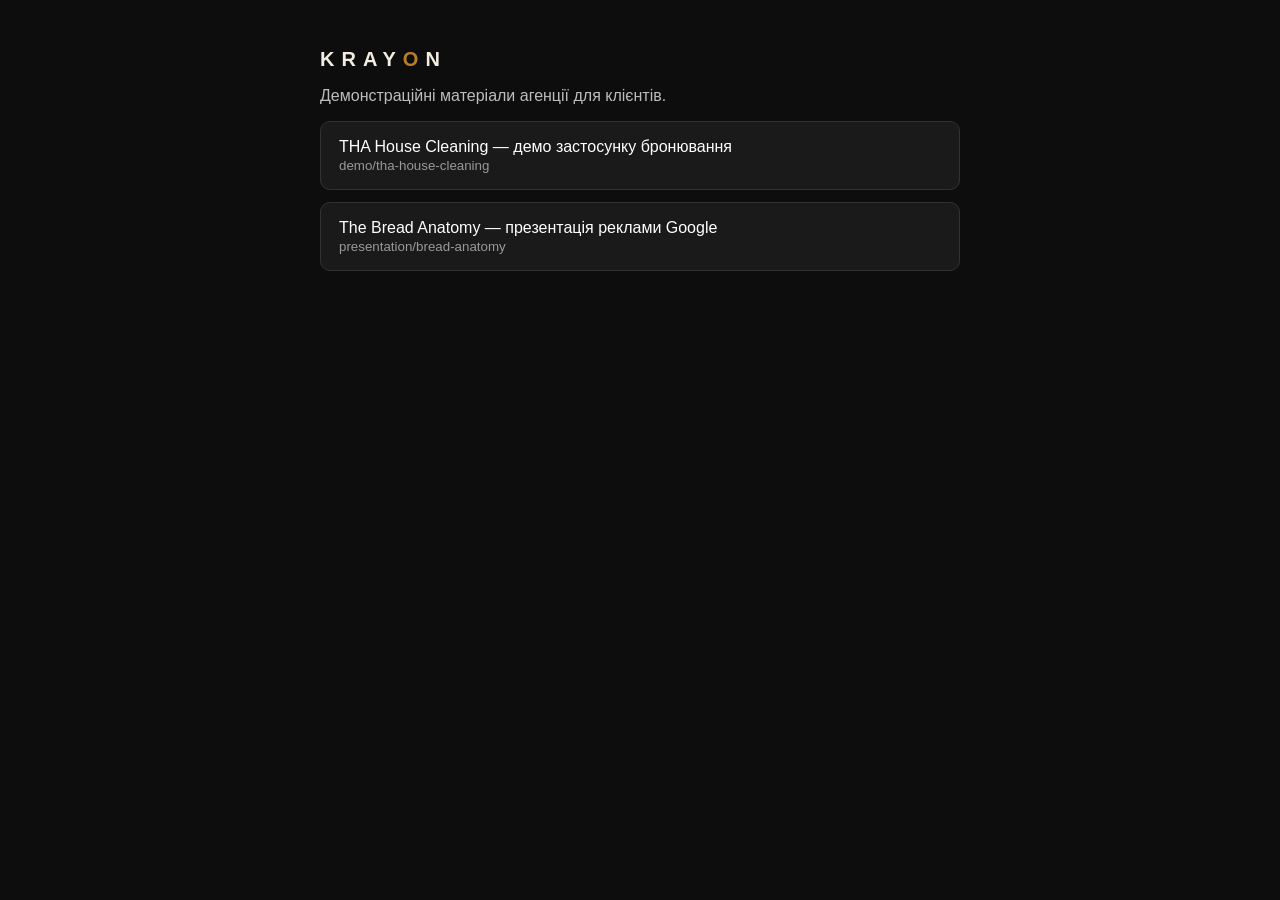
<file: index.html>
<!DOCTYPE html>
<html lang="uk">
<head>
<meta charset="UTF-8">
<meta name="viewport" content="width=device-width, initial-scale=1.0">
<title>Krayon — матеріали для клієнтів</title>
<style>
  body{font-family:-apple-system,"Segoe UI",Roboto,Arial,sans-serif; background:#0d0d0d; color:#f2ede3; margin:0; padding:48px 20px;}
  .wrap{max-width:640px; margin:0 auto;}
  .logo{font-weight:800; letter-spacing:.35em; font-size:20px; margin-bottom:8px;}
  .logo span{color:#b97f26;}
  p{color:#bdbdbd;}
  a{display:block; background:#1a1a1a; border:1px solid #333; border-radius:10px; color:#fff; text-decoration:none; padding:16px 18px; margin-top:12px;}
  a:hover{border-color:#b97f26;}
  a small{display:block; color:#999; margin-top:2px;}
</style>
</head>
<body>
<div class="wrap">
  <div class="logo">KRAY<span>O</span>N</div>
  <p>Демонстраційні матеріали агенції для клієнтів.</p>
  <a href="/demo/tha-house-cleaning/">THA House Cleaning — демо застосунку бронювання<small>demo/tha-house-cleaning</small></a>
  <a href="/presentation/bread-anatomy/">The Bread Anatomy — презентація реклами Google<small>presentation/bread-anatomy</small></a>
</div>
</body>
</html>
</file>
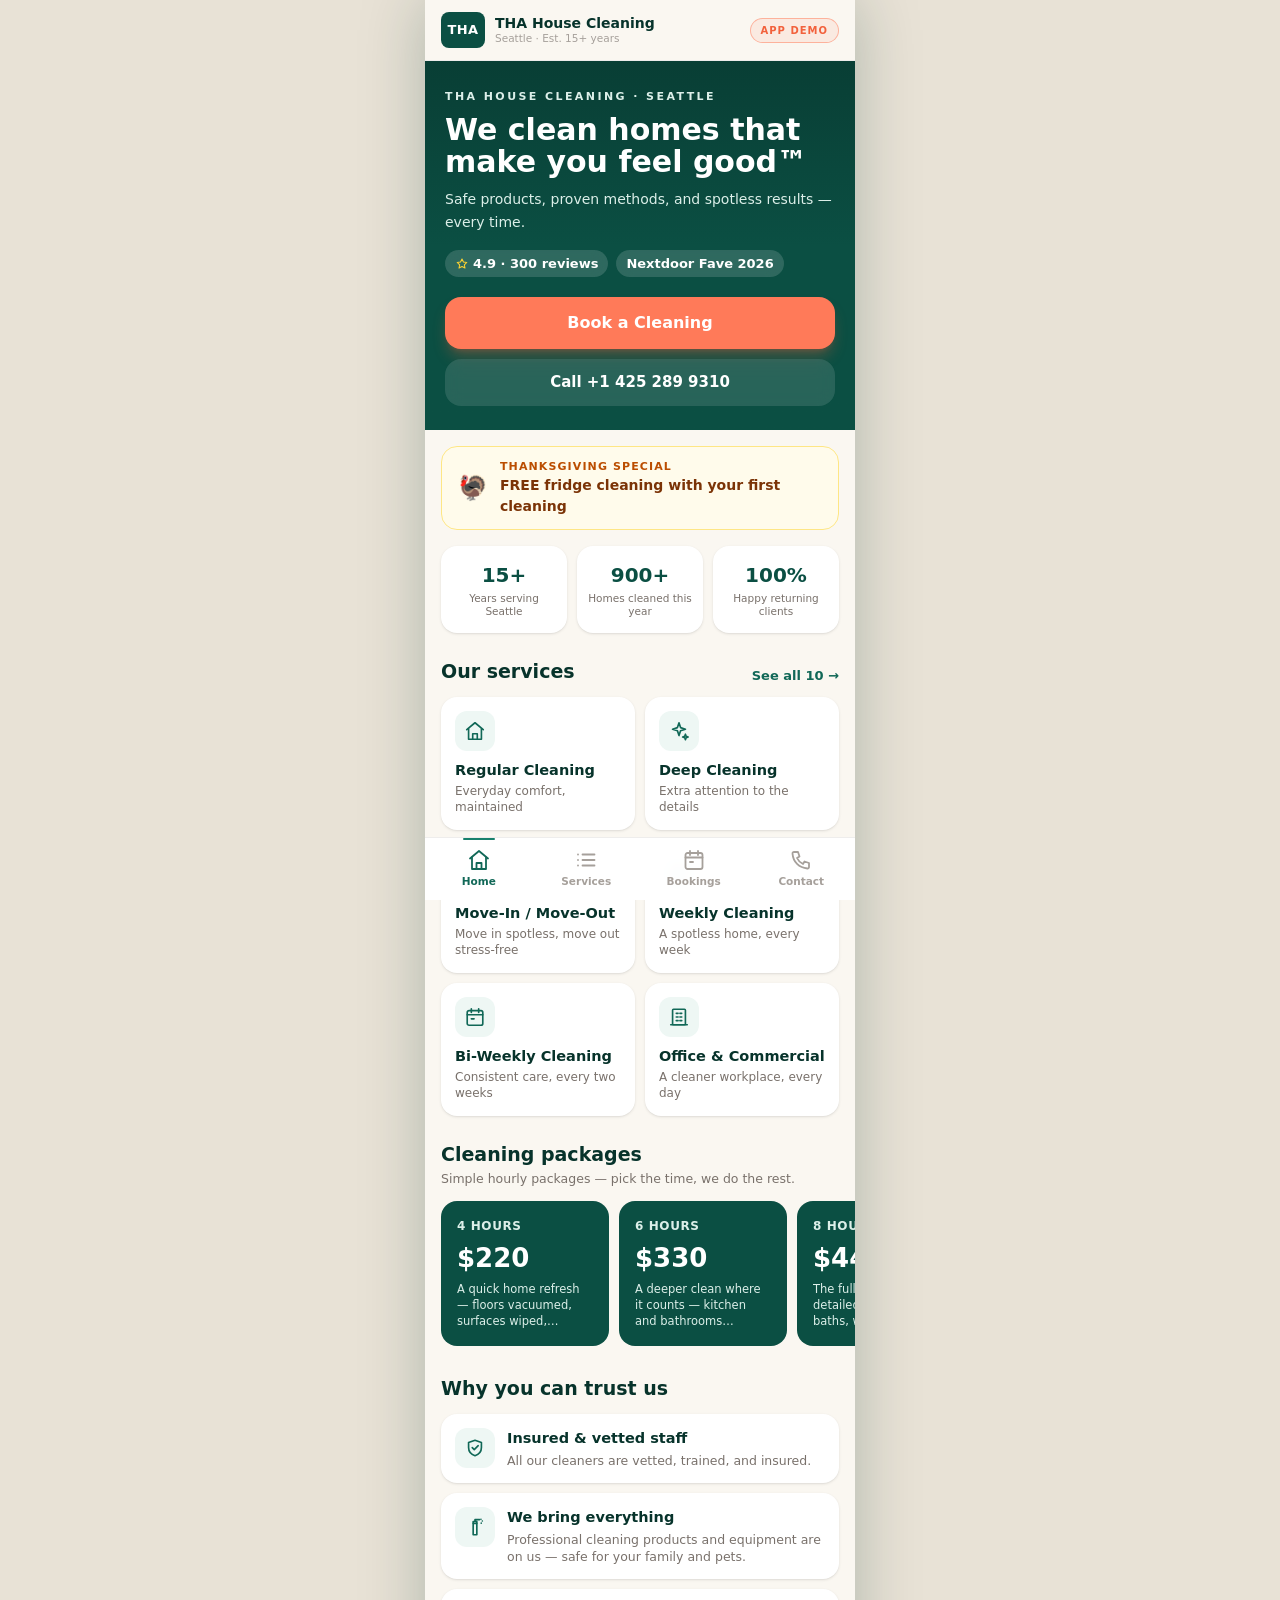
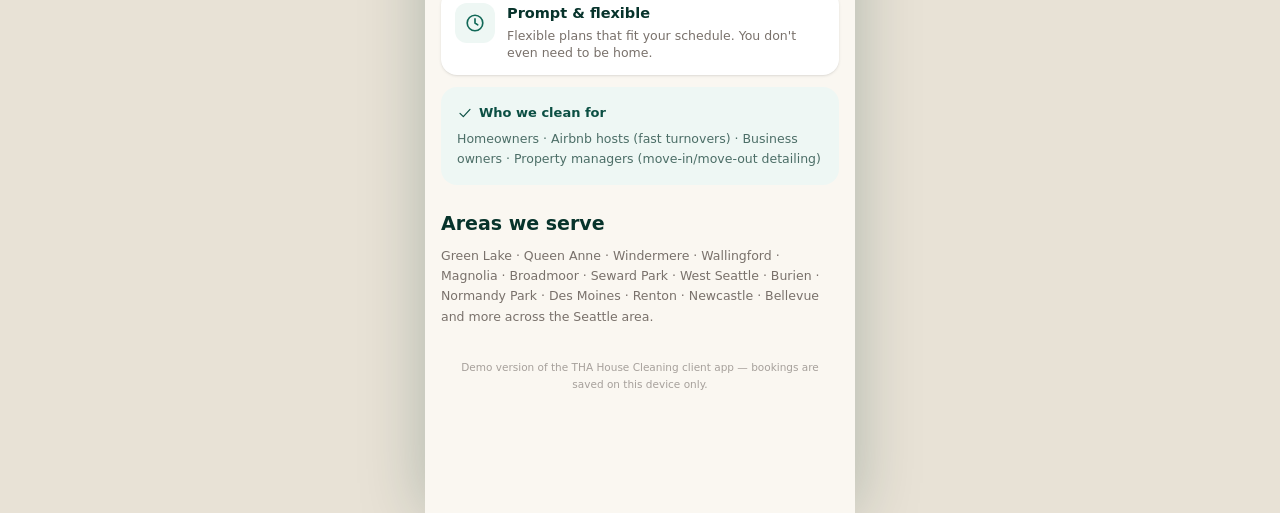
<file: demo/tha-house-cleaning/index.html>
<!DOCTYPE html><html lang="en"><head><meta charSet="utf-8"/><meta name="viewport" content="width=device-width, initial-scale=1"/><link rel="stylesheet" href="/demo/tha-house-cleaning/_next/static/chunks/1ko0826u0mj9a.css" data-precedence="next"/><link rel="preload" as="script" fetchPriority="low" href="/demo/tha-house-cleaning/_next/static/chunks/0j1we3cwg31qe.js"/><script src="/demo/tha-house-cleaning/_next/static/chunks/1vn6mmadd59g-.js" async=""></script><script src="/demo/tha-house-cleaning/_next/static/chunks/39_j1bdzreq0m.js" async=""></script><script src="/demo/tha-house-cleaning/_next/static/chunks/turbopack-35p9zk5pesnk_.js" async=""></script><script src="/demo/tha-house-cleaning/_next/static/chunks/3qfy96eoyh-ek.js" async=""></script><script src="/demo/tha-house-cleaning/_next/static/chunks/2u0ju15b8ktf0.js" async=""></script><meta name="theme-color" content="#0b4f43"/><title>THA House Cleaning — Book a Cleaning</title><meta name="description" content="Book professional house cleaning in Seattle with THA House Cleaning. Regular, deep, move-in/move-out cleaning — 15+ years, insured staff, 4.9 rating."/><link rel="icon" href="/demo/tha-house-cleaning/favicon.ico?favicon.117ezoe8m31dk.ico" sizes="48x48" type="image/x-icon"/><script src="/demo/tha-house-cleaning/_next/static/chunks/0cz1d0mv5g_q7.js" noModule=""></script></head><body><div hidden=""><!--$--><!--/$--></div><div class="mx-auto min-h-dvh w-full max-w-[430px] bg-cream shadow-[0_0_60px_rgba(7,51,43,0.25)] sm:my-0"><header class="sticky top-0 z-30 flex items-center justify-between border-b border-stone-200/60 bg-cream/95 px-4 py-3 backdrop-blur"><button class="flex items-center gap-2.5 text-left"><span class="flex h-9 w-11 items-center justify-center rounded-lg bg-pine-900 text-[13px] font-black tracking-wide text-white">THA</span><span class="leading-tight"><span class="block text-[14px] font-extrabold text-pine-950">THA House Cleaning</span><span class="block text-[10.5px] font-medium text-stone-400">Seattle · Est. 15+ years</span></span></button><span class="rounded-full border border-coral-500/50 bg-coral-500/10 px-2.5 py-1 text-[10px] font-black tracking-widest text-coral-600 uppercase">App Demo</span></header><main class="pb-28"><div class="rise"><section class="relative overflow-hidden bg-pine-900 text-white"><div class="absolute inset-0 opacity-25" style="background-image:url(https://cdn.prod.website-files.com/694992740b437bca6792ced9/697ddff8cad6365198842c6c_THA-House-Cleaning_Main-img.webp);background-size:cover;background-position:center"></div><div class="absolute inset-0 bg-gradient-to-b from-pine-950/60 via-pine-900/40 to-pine-900"></div><div class="relative px-5 pt-7 pb-6"><p class="text-[11px] font-bold tracking-[0.22em] text-pine-100 uppercase">THA House Cleaning · Seattle</p><h1 class="mt-2 text-[30px] leading-[1.08] font-extrabold">We clean homes that make you feel good™</h1><p class="mt-2.5 text-[14px] leading-relaxed text-pine-100">Safe products, proven methods, and spotless results — every time.</p><div class="mt-4 flex items-center gap-2 text-[13px] font-semibold"><span class="flex items-center gap-1 rounded-full bg-white/15 px-2.5 py-1 backdrop-blur"><svg class="h-3.5 w-3.5 text-amber-300" viewBox="0 0 24 24" fill="none" stroke="currentColor" stroke-width="1.8" stroke-linecap="round" stroke-linejoin="round" aria-hidden="true"><path d="m12 3.5 2.5 5.2 5.7.7-4.2 4 1.1 5.6L12 16.3 6.9 19 8 13.4 3.8 9.4l5.7-.7L12 3.5z"></path></svg> 4.9 · 300 reviews</span><span class="rounded-full bg-white/15 px-2.5 py-1 backdrop-blur">Nextdoor Fave 2026</span></div><button class="mt-5 w-full rounded-2xl bg-coral-500 py-3.5 text-[16px] font-bold text-white shadow-lg shadow-coral-600/30 transition active:scale-[0.98]">Book a Cleaning</button><a href="tel:+14252899310" class="mt-2.5 block w-full rounded-2xl bg-white/12 py-3 text-center text-[15px] font-semibold text-white backdrop-blur transition active:scale-[0.98]">Call +1 425 289 9310</a></div></section><section class="px-4 mt-4"><div class="flex items-center gap-3 rounded-2xl border border-amber-200 bg-amber-50 px-4 py-3"><span class="text-2xl">🦃</span><div><p class="text-[11px] font-bold tracking-widest text-amber-700 uppercase">Thanksgiving Special</p><p class="text-[14px] font-semibold text-amber-900">FREE fridge cleaning with your first cleaning</p></div></div></section><section class="px-4 mt-4"><div class="grid grid-cols-3 gap-2.5"><div class="rounded-2xl bg-white px-2 py-3.5 text-center shadow-sm"><p class="text-[20px] font-extrabold text-pine-900">15+</p><p class="mt-0.5 text-[10.5px] leading-tight font-medium text-stone-500">Years serving Seattle</p></div><div class="rounded-2xl bg-white px-2 py-3.5 text-center shadow-sm"><p class="text-[20px] font-extrabold text-pine-900">900+</p><p class="mt-0.5 text-[10.5px] leading-tight font-medium text-stone-500">Homes cleaned this year</p></div><div class="rounded-2xl bg-white px-2 py-3.5 text-center shadow-sm"><p class="text-[20px] font-extrabold text-pine-900">100%</p><p class="mt-0.5 text-[10.5px] leading-tight font-medium text-stone-500">Happy returning clients</p></div></div></section><section class="px-4 mt-6"><div class="flex items-end justify-between"><h2 class="text-[19px] font-extrabold text-pine-950">Our services</h2><button class="text-[13px] font-bold text-pine-700">See all 10 →</button></div><div class="mt-3 grid grid-cols-2 gap-2.5"><button class="rounded-2xl bg-white p-3.5 text-left shadow-sm transition active:scale-[0.98]"><span class="flex h-10 w-10 items-center justify-center rounded-xl bg-pine-50 text-pine-700"><svg class="h-5.5 w-5.5" viewBox="0 0 24 24" fill="none" stroke="currentColor" stroke-width="1.8" stroke-linecap="round" stroke-linejoin="round" aria-hidden="true"><path d="M3 10.5 12 3l9 7.5"></path><path d="M5 9.5V21h14V9.5"></path><path d="M9.5 21v-6h5v6"></path></svg></span><p class="mt-2.5 text-[14.5px] leading-snug font-bold text-pine-950">Regular Cleaning</p><p class="mt-0.5 text-[12px] leading-snug text-stone-500">Everyday comfort, maintained</p></button><button class="rounded-2xl bg-white p-3.5 text-left shadow-sm transition active:scale-[0.98]"><span class="flex h-10 w-10 items-center justify-center rounded-xl bg-pine-50 text-pine-700"><svg class="h-5.5 w-5.5" viewBox="0 0 24 24" fill="none" stroke="currentColor" stroke-width="1.8" stroke-linecap="round" stroke-linejoin="round" aria-hidden="true"><path d="M12 3l1.7 5.3L19 10l-5.3 1.7L12 17l-1.7-5.3L5 10l5.3-1.7L12 3z"></path><path d="M19 15.5l.8 2.2 2.2.8-2.2.8L19 21.5l-.8-2.2-2.2-.8 2.2-.8L19 15.5z"></path></svg></span><p class="mt-2.5 text-[14.5px] leading-snug font-bold text-pine-950">Deep Cleaning</p><p class="mt-0.5 text-[12px] leading-snug text-stone-500">Extra attention to the details</p></button><button class="rounded-2xl bg-white p-3.5 text-left shadow-sm transition active:scale-[0.98]"><span class="flex h-10 w-10 items-center justify-center rounded-xl bg-pine-50 text-pine-700"><svg class="h-5.5 w-5.5" viewBox="0 0 24 24" fill="none" stroke="currentColor" stroke-width="1.8" stroke-linecap="round" stroke-linejoin="round" aria-hidden="true"><circle cx="8" cy="14" r="4.5"></circle><path d="M11.2 10.8 20 2"></path><path d="M16.5 5.5 19 8"></path><path d="M13.8 8.2l2.4 2.4"></path></svg></span><p class="mt-2.5 text-[14.5px] leading-snug font-bold text-pine-950">Move-In / Move-Out</p><p class="mt-0.5 text-[12px] leading-snug text-stone-500">Move in spotless, move out stress-free</p></button><button class="rounded-2xl bg-white p-3.5 text-left shadow-sm transition active:scale-[0.98]"><span class="flex h-10 w-10 items-center justify-center rounded-xl bg-pine-50 text-pine-700"><svg class="h-5.5 w-5.5" viewBox="0 0 24 24" fill="none" stroke="currentColor" stroke-width="1.8" stroke-linecap="round" stroke-linejoin="round" aria-hidden="true"><rect x="3.5" y="5" width="17" height="16" rx="2"></rect><path d="M3.5 9.5h17M8 3v4M16 3v4"></path><path d="M8 14h3"></path></svg></span><p class="mt-2.5 text-[14.5px] leading-snug font-bold text-pine-950">Weekly Cleaning</p><p class="mt-0.5 text-[12px] leading-snug text-stone-500">A spotless home, every week</p></button><button class="rounded-2xl bg-white p-3.5 text-left shadow-sm transition active:scale-[0.98]"><span class="flex h-10 w-10 items-center justify-center rounded-xl bg-pine-50 text-pine-700"><svg class="h-5.5 w-5.5" viewBox="0 0 24 24" fill="none" stroke="currentColor" stroke-width="1.8" stroke-linecap="round" stroke-linejoin="round" aria-hidden="true"><rect x="3.5" y="5" width="17" height="16" rx="2"></rect><path d="M3.5 9.5h17M8 3v4M16 3v4"></path><path d="M8 14h3"></path></svg></span><p class="mt-2.5 text-[14.5px] leading-snug font-bold text-pine-950">Bi-Weekly Cleaning</p><p class="mt-0.5 text-[12px] leading-snug text-stone-500">Consistent care, every two weeks</p></button><button class="rounded-2xl bg-white p-3.5 text-left shadow-sm transition active:scale-[0.98]"><span class="flex h-10 w-10 items-center justify-center rounded-xl bg-pine-50 text-pine-700"><svg class="h-5.5 w-5.5" viewBox="0 0 24 24" fill="none" stroke="currentColor" stroke-width="1.8" stroke-linecap="round" stroke-linejoin="round" aria-hidden="true"><rect x="5" y="3.5" width="14" height="17" rx="1"></rect><path d="M9 8h2M13 8h2M9 12h2M13 12h2M9 16h2M13 16h2"></path><path d="M3 20.5h18"></path></svg></span><p class="mt-2.5 text-[14.5px] leading-snug font-bold text-pine-950">Office &amp; Commercial</p><p class="mt-0.5 text-[12px] leading-snug text-stone-500">A cleaner workplace, every day</p></button></div></section><section class="mt-6"><h2 class="px-4 text-[19px] font-extrabold text-pine-950">Cleaning packages</h2><p class="px-4 mt-0.5 text-[12.5px] text-stone-500">Simple hourly packages — pick the time, we do the rest.</p><div class="no-scrollbar mt-3 flex gap-2.5 overflow-x-auto px-4 pb-1"><button class="w-[168px] shrink-0 rounded-2xl bg-pine-900 p-4 text-left text-white transition active:scale-[0.98]"><p class="text-[12px] font-bold tracking-wider text-pine-100 uppercase">4<!-- --> hours</p><p class="mt-1 text-[26px] font-extrabold">$<!-- -->220</p><p class="mt-1 line-clamp-3 text-[11.5px] leading-snug text-pine-100">A quick home refresh — floors vacuumed, surfaces wiped, everything neat again</p></button><button class="w-[168px] shrink-0 rounded-2xl bg-pine-900 p-4 text-left text-white transition active:scale-[0.98]"><p class="text-[12px] font-bold tracking-wider text-pine-100 uppercase">6<!-- --> hours</p><p class="mt-1 text-[26px] font-extrabold">$<!-- -->330</p><p class="mt-1 line-clamp-3 text-[11.5px] leading-snug text-pine-100">A deeper clean where it counts — kitchen and bathrooms detailed, floors vacuumed and mopped</p></button><button class="w-[168px] shrink-0 rounded-2xl bg-pine-900 p-4 text-left text-white transition active:scale-[0.98]"><p class="text-[12px] font-bold tracking-wider text-pine-100 uppercase">8<!-- --> hours</p><p class="mt-1 text-[26px] font-extrabold">$<!-- -->440</p><p class="mt-1 line-clamp-3 text-[11.5px] leading-snug text-pine-100">The full-home reset — detailed kitchen &amp; baths, whole-home vacuuming, light organizing</p></button><button class="w-[168px] shrink-0 rounded-2xl bg-pine-900 p-4 text-left text-white transition active:scale-[0.98]"><p class="text-[12px] font-bold tracking-wider text-pine-100 uppercase">10<!-- --> hours</p><p class="mt-1 text-[26px] font-extrabold">$<!-- -->550</p><p class="mt-1 line-clamp-3 text-[11.5px] leading-snug text-pine-100">Deep-clean focus with full-home floors and detailed kitchen, bathrooms, and living spaces</p></button><button class="w-[168px] shrink-0 rounded-2xl bg-pine-900 p-4 text-left text-white transition active:scale-[0.98]"><p class="text-[12px] font-bold tracking-wider text-pine-100 uppercase">12<!-- --> hours</p><p class="mt-1 text-[26px] font-extrabold">$<!-- -->660</p><p class="mt-1 line-clamp-3 text-[11.5px] leading-snug text-pine-100">Our most thorough option — extended deep cleaning for a true top-to-bottom finish</p></button></div></section><section class="px-4 mt-6"><h2 class="text-[19px] font-extrabold text-pine-950">Why you can trust us</h2><div class="mt-3 space-y-2.5"><div class="flex gap-3 rounded-2xl bg-white p-3.5 shadow-sm"><span class="flex h-10 w-10 shrink-0 items-center justify-center rounded-xl bg-pine-50 text-pine-700"><svg class="h-5.5 w-5.5" viewBox="0 0 24 24" fill="none" stroke="currentColor" stroke-width="1.8" stroke-linecap="round" stroke-linejoin="round" aria-hidden="true"><path d="M12 3.5 5 6v5.5c0 4.5 3 7.6 7 9 4-1.4 7-4.5 7-9V6l-7-2.5z"></path><path d="m9 11.5 2.2 2.2L15.5 9.5"></path></svg></span><div><p class="text-[14.5px] font-bold text-pine-950">Insured &amp; vetted staff</p><p class="mt-0.5 text-[12.5px] leading-snug text-stone-500">All our cleaners are vetted, trained, and insured.</p></div></div><div class="flex gap-3 rounded-2xl bg-white p-3.5 shadow-sm"><span class="flex h-10 w-10 shrink-0 items-center justify-center rounded-xl bg-pine-50 text-pine-700"><svg class="h-5.5 w-5.5" viewBox="0 0 24 24" fill="none" stroke="currentColor" stroke-width="1.8" stroke-linecap="round" stroke-linejoin="round" aria-hidden="true"><path d="M10 8h4v12.5H10z"></path><path d="M10 8V6h4v2M12 6V4h5"></path><path d="M18.5 3.5h.01M20 5.5h.01M18.8 7.8h.01"></path></svg></span><div><p class="text-[14.5px] font-bold text-pine-950">We bring everything</p><p class="mt-0.5 text-[12.5px] leading-snug text-stone-500">Professional cleaning products and equipment are on us — safe for your family and pets.</p></div></div><div class="flex gap-3 rounded-2xl bg-white p-3.5 shadow-sm"><span class="flex h-10 w-10 shrink-0 items-center justify-center rounded-xl bg-pine-50 text-pine-700"><svg class="h-5.5 w-5.5" viewBox="0 0 24 24" fill="none" stroke="currentColor" stroke-width="1.8" stroke-linecap="round" stroke-linejoin="round" aria-hidden="true"><circle cx="12" cy="12" r="8.5"></circle><path d="M12 7.5V12l3 2"></path></svg></span><div><p class="text-[14.5px] font-bold text-pine-950">Prompt &amp; flexible</p><p class="mt-0.5 text-[12.5px] leading-snug text-stone-500">Flexible plans that fit your schedule. You don&#x27;t even need to be home.</p></div></div></div><div class="mt-3 rounded-2xl bg-pine-50 p-4"><p class="flex items-center gap-1.5 text-[13px] font-bold text-pine-900"><svg class="h-4 w-4" viewBox="0 0 24 24" fill="none" stroke="currentColor" stroke-width="1.8" stroke-linecap="round" stroke-linejoin="round" aria-hidden="true"><path d="m4.5 12.5 5 5 10-11"></path></svg> Who we clean for</p><p class="mt-1.5 text-[12.5px] leading-relaxed text-pine-950/70">Homeowners · Airbnb hosts (fast turnovers) · Business owners · Property managers (move-in/move-out detailing)</p></div></section><section class="px-4 mt-6 pb-2"><h2 class="text-[19px] font-extrabold text-pine-950">Areas we serve</h2><p class="mt-2 text-[12.5px] leading-relaxed text-stone-500">Green Lake · Queen Anne · Windermere · Wallingford · Magnolia · Broadmoor · Seward Park · West Seattle · Burien · Normandy Park · Des Moines · Renton · Newcastle · Bellevue<!-- --> and more across the Seattle area.</p></section></div><p class="px-6 pt-6 pb-2 text-center text-[10.5px] leading-relaxed text-stone-400">Demo version of the THA House Cleaning client app — bookings are saved on this device only.</p></main><nav class="fixed bottom-0 left-1/2 z-30 w-full max-w-[430px] -translate-x-1/2 border-t border-stone-200/70 bg-white/97 pb-[env(safe-area-inset-bottom)] backdrop-blur"><div class="grid grid-cols-4"><button class="relative flex flex-col items-center gap-0.5 py-2.5 text-[10.5px] font-bold transition text-pine-700"><span class="relative"><svg class="h-6 w-6" viewBox="0 0 24 24" fill="none" stroke="currentColor" stroke-width="1.8" stroke-linecap="round" stroke-linejoin="round" aria-hidden="true"><path d="M3 10.5 12 3l9 7.5"></path><path d="M5 9.5V21h14V9.5"></path><path d="M9.5 21v-6h5v6"></path></svg></span>Home<span class="absolute top-0 h-0.5 w-8 rounded-full bg-pine-600"></span></button><button class="relative flex flex-col items-center gap-0.5 py-2.5 text-[10.5px] font-bold transition text-stone-400"><span class="relative"><svg class="h-6 w-6" viewBox="0 0 24 24" fill="none" stroke="currentColor" stroke-width="1.8" stroke-linecap="round" stroke-linejoin="round" aria-hidden="true"><path d="M8.5 6.5h12M8.5 12h12M8.5 17.5h12"></path><path d="M4 6.5h.01M4 12h.01M4 17.5h.01"></path></svg></span>Services</button><button class="relative flex flex-col items-center gap-0.5 py-2.5 text-[10.5px] font-bold transition text-stone-400"><span class="relative"><svg class="h-6 w-6" viewBox="0 0 24 24" fill="none" stroke="currentColor" stroke-width="1.8" stroke-linecap="round" stroke-linejoin="round" aria-hidden="true"><rect x="3.5" y="5" width="17" height="16" rx="2"></rect><path d="M3.5 9.5h17M8 3v4M16 3v4"></path><path d="M8 14h3"></path></svg></span>Bookings</button><button class="relative flex flex-col items-center gap-0.5 py-2.5 text-[10.5px] font-bold transition text-stone-400"><span class="relative"><svg class="h-6 w-6" viewBox="0 0 24 24" fill="none" stroke="currentColor" stroke-width="1.8" stroke-linecap="round" stroke-linejoin="round" aria-hidden="true"><path d="M5 4h4l1.5 4.5L8 10a12 12 0 0 0 6 6l1.5-2.5L20 15v4a1.5 1.5 0 0 1-1.6 1.5C10 19.8 4.2 14 3.5 5.6A1.5 1.5 0 0 1 5 4z"></path></svg></span>Contact</button></div></nav></div><!--$--><!--/$--><script id="_R_">(globalThis["TURBOPACK"] || (globalThis["TURBOPACK"] = [])).push({"otherChunks":["static/chunks/0j1we3cwg31qe.js","static/chunks/1vn6mmadd59g-.js","static/chunks/39_j1bdzreq0m.js"],"runtimeModuleIds":[94553]});</script><script src="/demo/tha-house-cleaning/_next/static/chunks/0j1we3cwg31qe.js" async=""></script><script>(self.__next_f=self.__next_f||[]).push([0])</script><script>self.__next_f.push([1,"1:\"$Sreact.fragment\"\n2:\"/demo/tha-house-cleaning/_next/static/chunks/3qfy96eoyh-ek.js\"\n3:I[39756,[\"$2\"],\"default\"]\n4:I[37457,[\"$2\"],\"default\"]\n6:\"/demo/tha-house-cleaning/_next/static/chunks/2u0ju15b8ktf0.js\"\n7:I[9843,[\"$2\",\"$6\"],\"default\"]\n8:I[97367,[\"$2\"],\"OutletBoundary\"]\n9:\"$Sreact.suspense\"\nb:\"ViewportBoundary\"\nc:I[97367,[\"$2\"],\"$b\"]\ne:\"MetadataBoundary\"\nf:I[97367,[\"$2\"],\"$e\"]\n11:I[68027,[\"$2\"],\"default\",1]\n:HL[\"/demo/tha-house-cleaning/_next/static/chunks/1ko0826u0mj9a.css\",\"style\"]\n5:[[\"children\",{\"s\":\"__PAGE__\",\"h\":512,\"d\":{\"r\":[\"$\",\"$1\",\"c\",{\"children\":[[\"$\",\"$L7\",null,{}],[[\"$\",\"script\",\"script-0\",{\"src\":\"/demo/tha-house-cleaning/_next/static/chunks/2u0ju15b8ktf0.js\",\"async\":true,\"nonce\":\"$undefined\"}]],[\"$\",\"$L8\",null,{\"children\":[\"$\",\"$9\",null,{\"name\":\"Next.MetadataOutlet\",\"children\":\"$@a\"}]}]]}],\"p\":false,\"v\":null}}]]\n0:{\"P\":null,\"c\":[\"\",\"\"],\"q\":\"\",\"i\":false,\"t\":{\"t\":{\"s\":\"\",\"h\":528,\"d\":{\"r\":[\"$\",\"$1\",\"c\",{\"children\":[[[\"$\",\"link\",\"0\",{\"rel\":\"stylesheet\",\"href\":\"/demo/tha-house-cleaning/_next/static/chunks/1ko0826u0mj9a.css\",\"precedence\":\"next\",\"crossOrigin\":\"$undefined\",\"nonce\":\"$undefined\"}],[\"$\",\"script\",\"script-0\",{\"src\":\"/demo/tha-house-cleaning/_next/static/chunks/3qfy96eoyh-ek.js\",\"async\":true,\"nonce\":\"$undefined\"}]],[\"$\",\"html\",null,{\"lang\":\"en\",\"children\":[\"$\",\"body\",null,{\"children\":[\"$\",\"$L3\",null,{\"parallelRouterKey\":\"children\",\"error\":\"$undefined\",\"errorStyles\":\"$undefined\",\"errorScripts\":\"$undefined\",\"template\":[\"$\",\"$L4\",null,{}],\"templateStyles\":\"$undefined\",\"templateScripts\":\"$undefined\",\"notFound\":[[[\"$\",\"title\",null,{\"children\":\"404: This page could not be found.\"}],[\"$\",\"div\",null,{\"style\":{\"fontFamily\":\"system-ui,\\\"Segoe UI\\\",Roboto,Helvetica,Arial,sans-serif,\\\"Apple Color Emoji\\\",\\\"Segoe UI Emoji\\\"\",\"height\":\"100vh\",\"textAlign\":\"center\",\"display\":\"flex\",\"flexDirection\":\"column\",\"alignItems\":\"center\",\"justifyContent\":\"center\"},\"children\":[\"$\",\"div\",null,{\"children\":[[\"$\",\"style\",null,{\"dangerouslySetInnerHTML\":{\"__html\":\"body{color:#000;background:#fff;margin:0}.next-error-h1{border-right:1px solid rgba(0,0,0,.3)}@media (prefers-color-scheme:dark){body{color:#fff;background:#000}.next-error-h1{border-right:1px solid rgba(255,255,255,.3)}}\"}}],[\"$\",\"h1\",null,{\"className\":\"next-error-h1\",\"style\":{\"display\":\"inline-block\",\"margin\":\"0 20px 0 0\",\"padding\":\"0 23px 0 0\",\"fontSize\":24,\"fontWeight\":500,\"verticalAlign\":\"top\",\"lineHeight\":\"49px\"},\"children\":404}],[\"$\",\"div\",null,{\"style\":{\"display\":\"inline-block\"},\"children\":[\"$\",\"h2\",null,{\"style\":{\"fontSize\":14,\"fontWeight\":400,\"lineHeight\":\"49px\",\"margin\":0},\"children\":\"This page could not be found.\"}]}]]}]}]],[]],\"forbidden\":\"$undefined\",\"unauthorized\":\"$undefined\"}]}]}]]}],\"p\":false,\"v\":null},\"c\":\"$Q5\"},\"h\":{\"r\":[\"$\",\"$1\",\"h\",{\"children\":[null,[\"$\",\"$Lc\",null,{\"children\":\"$Ld\"}],[\"$\",\"$Lf\",null,{\"children\":[[\"$\",\"div\",null,{\"hidden\":true,\"children\":[\"$\",\"$9\",null,{\"name\":\"Next.Metadata\",\"children\":\"$L10\"}]}],null]}],null]}],\"p\":false,\"v\":null}},\"m\":\"$undefined\",\"G\":[\"$11\",[[\"$\",\"link\",\"0\",{\"rel\":\"stylesheet\",\"href\":\"/demo/tha-house-cleaning/_next/static/chunks/1ko0826u0mj9a.css\",\"precedence\":\"next\",\"crossOrigin\":\"$undefined\",\"nonce\":\"$undefined\"}]]],\"S\":true,\"r\":\"$undefined\",\"s\":\"$undefined\",\"a\":\"$undefined\",\"l\":\"$undefined\",\"p\":\"$undefined\",\"d\":\"$undefined\",\"b\":\"xcUcP89h5v2Gj7tEJtgtv\"}\nd:[[\"$\",\"meta\",\"0\",{\"charSet\":\"utf-8\"}],[\"$\",\"meta\",\"1\",{\"name\":\"viewport\",\"content\":\"width=device-width, initial-scale=1\"}],[\"$\",\"meta\",\"2\",{\"name\":\"theme-color\",\"content\":\"#0b4f43\"}]]\n12:I[27201,[\"$2\"],\"IconMark\"]\na:null\n10:[[\"$\",\"title\",\"0\",{\"children\":\"THA House Cleaning — Book a Cleaning\"}],[\"$\",\"meta\",\"1\",{\"name\":\"description\",\"content\":\"Book professional house cleaning in Seattle with THA House Cleaning. Regular, deep, move-in/move-out cleaning — 15+ years, insured staff, 4.9 rating.\"}],[\"$\",\"link\",\"2\",{\"rel\":\"icon\",\"href\":\"/demo/tha-house-cleaning/favicon.ico?favicon.117ezoe8m31dk.ico\",\"sizes\":\"48x48\",\"type\":\"image/x-icon\"}],[\"$\",\"$L12\",\"3\",{}]]\n"])</script></body></html>
</file>
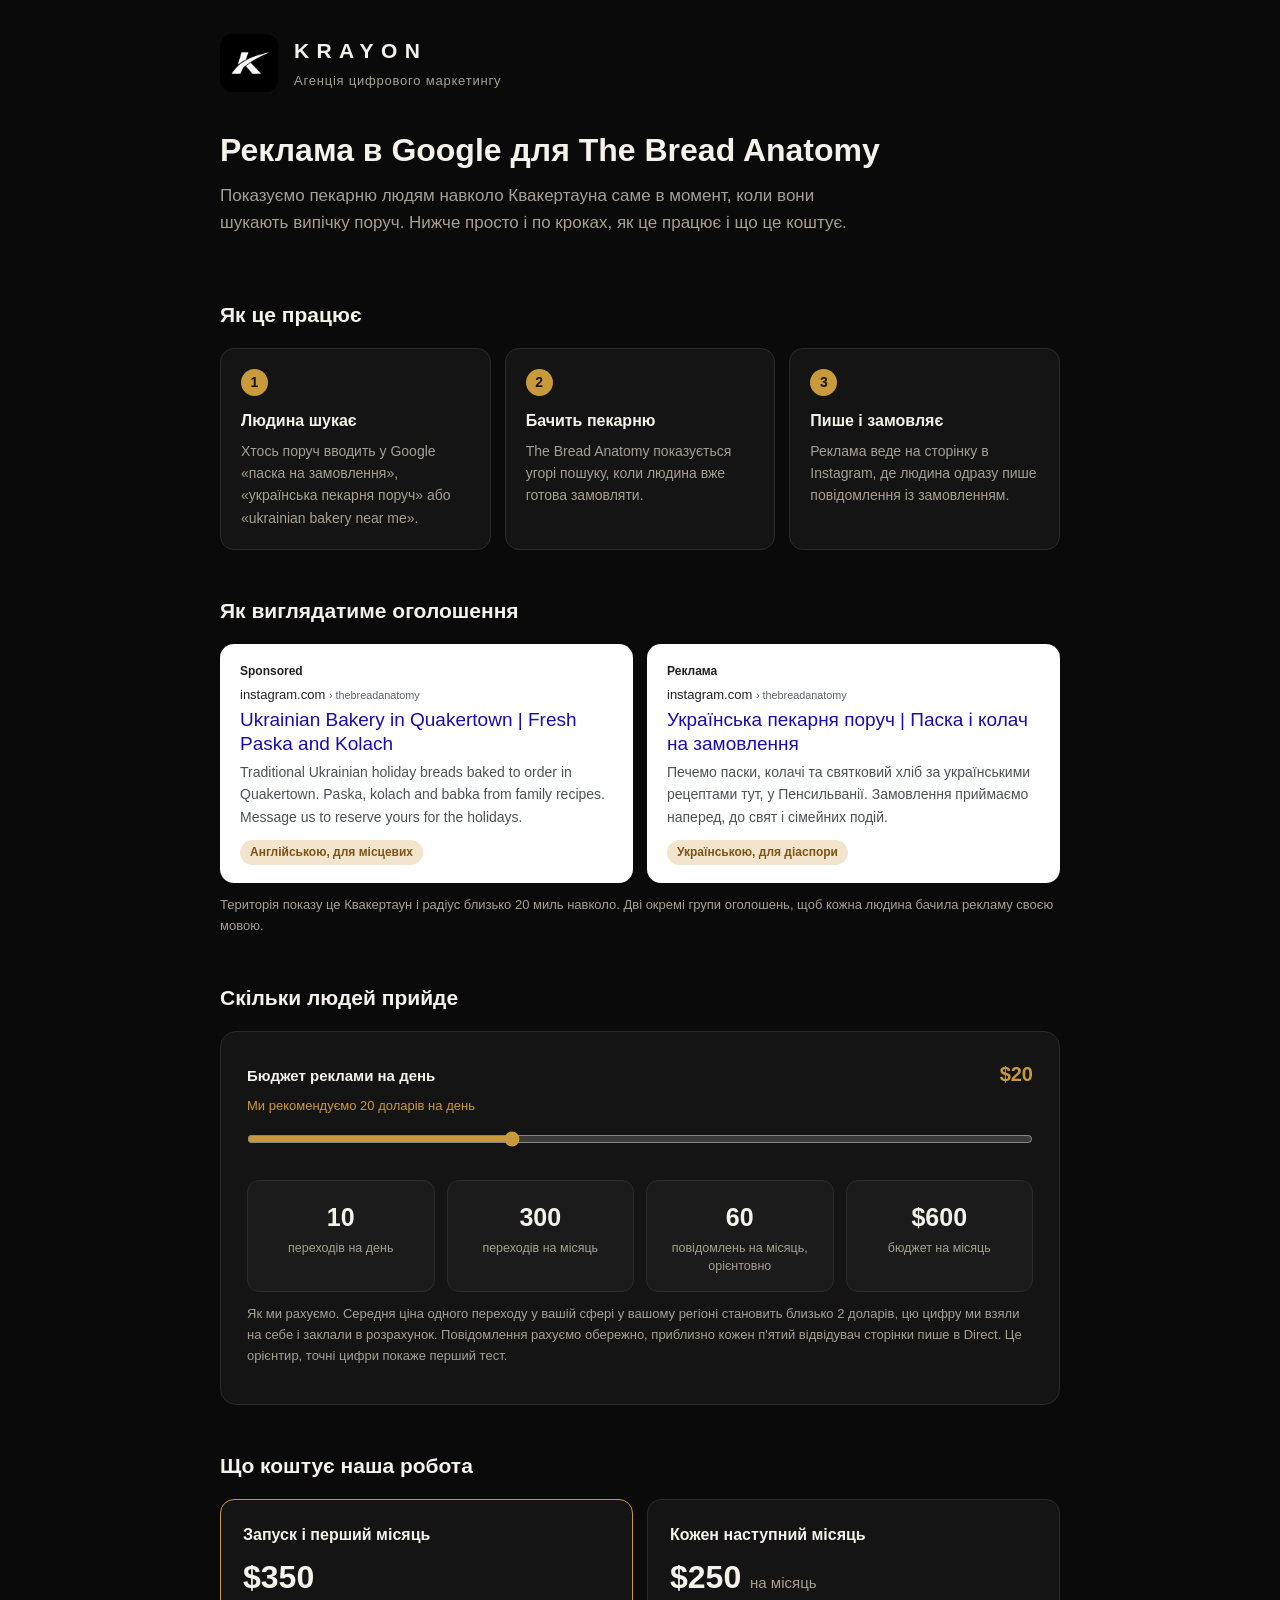
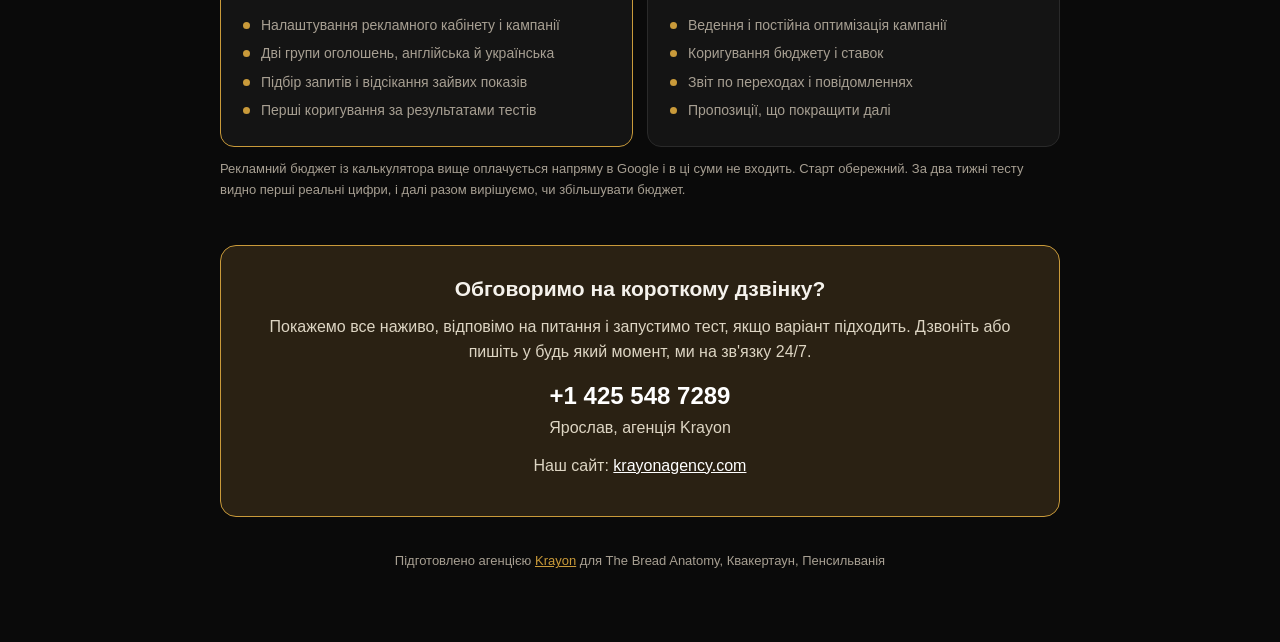
<file: presentation/bread-anatomy/index.html>
<!DOCTYPE html>
<html lang="uk">
<head>
<meta charset="UTF-8">
<meta name="viewport" content="width=device-width, initial-scale=1.0">
<title>Реклама для The Bread Anatomy — Krayon</title>
<style>
  :root{
    --bg:#0a0a0a; --card:#141414; --card2:#1b1b1b; --line:#2a2a2a;
    --ink:#f5f2ec; --muted:#a79f92; --accent:#c99a3a; --accent-soft:#2a2113;
  }
  *{box-sizing:border-box; margin:0; padding:0;}
  body{font-family:-apple-system,"Segoe UI",Roboto,"Helvetica Neue",Arial,sans-serif; background:var(--bg); color:var(--ink); line-height:1.6;}
  .wrap{max-width:880px; margin:0 auto; padding:0 20px 70px;}
  header{padding:34px 0 8px; display:flex; align-items:center; gap:16px;}
  header img{width:58px; height:58px; border-radius:12px; display:block;}
  .wordmark{font-weight:800; letter-spacing:.35em; font-size:21px;}
  .wordmark small{display:block; letter-spacing:.06em; font-weight:400; font-size:13px; color:var(--muted); margin-top:3px;}
  .hero{padding:30px 0 6px;}
  h1{font-size:32px; line-height:1.25; margin-bottom:12px;}
  .lead{font-size:17px; color:var(--muted); max-width:640px;}
  h2{font-size:21px; margin:44px 0 16px;}
  p{margin-bottom:12px; color:#e8e3d9;}
  .steps{display:grid; grid-template-columns:repeat(3,1fr); gap:14px;}
  .step{background:var(--card); border:1px solid var(--line); border-radius:14px; padding:20px;}
  .step .num{display:inline-block; background:var(--accent); color:#141414; width:27px; height:27px; border-radius:50%; text-align:center; line-height:27px; font-weight:800; font-size:14px; margin-bottom:12px;}
  .step h3{font-size:16px; margin-bottom:6px;}
  .step p{font-size:14px; color:var(--muted); margin:0;}
  .ads{display:grid; grid-template-columns:1fr 1fr; gap:14px;}
  .ad{background:#fff; border-radius:14px; padding:18px 20px; font-family:Arial,sans-serif; color:#202124;}
  .ad .sponsored{font-size:12px; font-weight:700; margin-bottom:4px;}
  .ad .url{font-size:13px;}
  .ad .url small{color:#5f6368;}
  .ad .head{font-size:19px; color:#1a0dab; line-height:1.3; margin:2px 0 4px;}
  .ad .desc{font-size:14px; color:#4d5156; margin:0;}
  .ad .tag{display:inline-block; margin-top:12px; font-size:12px; background:#f3e5cd; color:#7a5514; border-radius:20px; padding:3px 10px; font-weight:600;}
  .fineprint{font-size:13px; color:var(--muted); margin-top:12px;}
  .calc{background:var(--card); border:1px solid var(--line); border-radius:16px; padding:26px;}
  .calc label{display:flex; justify-content:space-between; align-items:baseline; font-weight:600; font-size:15px; margin-bottom:6px;}
  .calc label output{color:var(--accent); font-weight:800; font-size:20px;}
  .rec{font-size:13px; color:var(--accent); margin-bottom:8px;}
  input[type=range]{width:100%; accent-color:var(--accent); height:30px;}
  .results{display:grid; grid-template-columns:repeat(4,1fr); gap:12px; margin-top:18px;}
  .res{background:var(--card2); border:1px solid var(--line); border-radius:12px; padding:16px 10px; text-align:center;}
  .res .big{font-size:25px; font-weight:800;}
  .res .cap{font-size:12.5px; color:var(--muted); margin-top:3px; line-height:1.4;}
  .prices{display:grid; grid-template-columns:1fr 1fr; gap:14px;}
  .price{background:var(--card); border:1px solid var(--line); border-radius:14px; padding:22px;}
  .price.main{border-color:var(--accent);}
  .price .amount{font-size:32px; font-weight:800; margin:4px 0 8px;}
  .price .amount small{font-size:15px; color:var(--muted); font-weight:400;}
  .price h3{font-size:16px;}
  .price ul{list-style:none; margin-top:8px;}
  .price li{font-size:14px; color:var(--muted); padding:3px 0 3px 18px; position:relative;}
  .price li:before{content:""; position:absolute; left:0; top:11px; width:7px; height:7px; border-radius:50%; background:var(--accent);}
  .cta{background:var(--accent-soft); border:1px solid var(--accent); border-radius:16px; padding:26px; margin-top:44px; text-align:center;}
  .cta h2{margin:0 0 8px;}
  .cta p{color:#ddd5c3;}
  .cta .phone{font-size:24px; font-weight:800; color:#fff; margin-top:10px;}
  footer{margin-top:34px; font-size:13px; color:var(--muted); text-align:center;}
  @media (max-width:700px){
    .steps,.ads,.prices{grid-template-columns:1fr;}
    .results{grid-template-columns:1fr 1fr;}
    h1{font-size:26px;}
  }
</style>
</head>
<body>
<div class="wrap">

  <header>
    <img src="[data-uri]" alt="Krayon">
    <div class="wordmark">KRAYON<small>Агенція цифрового маркетингу</small></div>
  </header>

  <div class="hero">
    <h1>Реклама в Google для The Bread Anatomy</h1>
    <p class="lead">Показуємо пекарню людям навколо Квакертауна саме в момент, коли вони шукають випічку поруч. Нижче просто і по кроках, як це працює і що це коштує.</p>
  </div>

  <h2>Як це працює</h2>
  <div class="steps">
    <div class="step">
      <span class="num">1</span>
      <h3>Людина шукає</h3>
      <p>Хтось поруч вводить у Google «паска на замовлення», «українська пекарня поруч» або «ukrainian bakery near me».</p>
    </div>
    <div class="step">
      <span class="num">2</span>
      <h3>Бачить пекарню</h3>
      <p>The Bread Anatomy показується угорі пошуку, коли людина вже готова замовляти.</p>
    </div>
    <div class="step">
      <span class="num">3</span>
      <h3>Пише і замовляє</h3>
      <p>Реклама веде на сторінку в Instagram, де людина одразу пише повідомлення із замовленням.</p>
    </div>
  </div>

  <h2>Як виглядатиме оголошення</h2>
  <div class="ads">
    <div class="ad">
      <div class="sponsored">Sponsored</div>
      <div class="url">instagram.com <small>› thebreadanatomy</small></div>
      <div class="head">Ukrainian Bakery in Quakertown | Fresh Paska and Kolach</div>
      <p class="desc">Traditional Ukrainian holiday breads baked to order in Quakertown. Paska, kolach and babka from family recipes. Message us to reserve yours for the holidays.</p>
      <span class="tag">Англійською, для місцевих</span>
    </div>
    <div class="ad">
      <div class="sponsored">Реклама</div>
      <div class="url">instagram.com <small>› thebreadanatomy</small></div>
      <div class="head">Українська пекарня поруч | Паска і колач на замовлення</div>
      <p class="desc">Печемо паски, колачі та святковий хліб за українськими рецептами тут, у Пенсильванії. Замовлення приймаємо наперед, до свят і сімейних подій.</p>
      <span class="tag">Українською, для діаспори</span>
    </div>
  </div>
  <p class="fineprint">Територія показу це Квакертаун і радіус близько 20 миль навколо. Дві окремі групи оголошень, щоб кожна людина бачила рекламу своєю мовою.</p>

  <h2>Скільки людей прийде</h2>
  <div class="calc">
    <label>Бюджет реклами на день <output id="budgetOut">$20</output></label>
    <div class="rec">Ми рекомендуємо 20 доларів на день</div>
    <input type="range" id="budget" min="10" max="40" step="1" value="20">
    <div class="results">
      <div class="res"><div class="big" id="clicksDay">10</div><div class="cap">переходів на день</div></div>
      <div class="res"><div class="big" id="clicksMonth">300</div><div class="cap">переходів на місяць</div></div>
      <div class="res"><div class="big" id="msgsMonth">60</div><div class="cap">повідомлень на місяць, орієнтовно</div></div>
      <div class="res"><div class="big" id="spendMonth">$600</div><div class="cap">бюджет на місяць</div></div>
    </div>
    <p class="fineprint">Як ми рахуємо. Середня ціна одного переходу у вашій сфері у вашому регіоні становить близько 2 доларів, цю цифру ми взяли на себе і заклали в розрахунок. Повідомлення рахуємо обережно, приблизно кожен п'ятий відвідувач сторінки пише в Direct. Це орієнтир, точні цифри покаже перший тест.</p>
  </div>

  <h2>Що коштує наша робота</h2>
  <div class="prices">
    <div class="price main">
      <h3>Запуск і перший місяць</h3>
      <div class="amount">$350</div>
      <ul>
        <li>Налаштування рекламного кабінету і кампанії</li>
        <li>Дві групи оголошень, англійська й українська</li>
        <li>Підбір запитів і відсікання зайвих показів</li>
        <li>Перші коригування за результатами тестів</li>
      </ul>
    </div>
    <div class="price">
      <h3>Кожен наступний місяць</h3>
      <div class="amount">$250 <small>на місяць</small></div>
      <ul>
        <li>Ведення і постійна оптимізація кампанії</li>
        <li>Коригування бюджету і ставок</li>
        <li>Звіт по переходах і повідомленнях</li>
        <li>Пропозиції, що покращити далі</li>
      </ul>
    </div>
  </div>
  <p class="fineprint">Рекламний бюджет із калькулятора вище оплачується напряму в Google і в ці суми не входить. Старт обережний. За два тижні тесту видно перші реальні цифри, і далі разом вирішуємо, чи збільшувати бюджет.</p>

  <div class="cta">
    <h2>Обговоримо на короткому дзвінку?</h2>
    <p>Покажемо все наживо, відповімо на питання і запустимо тест, якщо варіант підходить. Дзвоніть або пишіть у будь який момент, ми на зв'язку 24/7.</p>
    <div class="phone">+1 425 548 7289</div>
    <p>Ярослав, агенція Krayon</p>
    <p>Наш сайт: <a href="https://krayonagency.com" style="color:#fff;">krayonagency.com</a></p>
  </div>

  <footer>Підготовлено агенцією <a href="https://krayonagency.com" style="color:#c99a3a;">Krayon</a> для The Bread Anatomy, Квакертаун, Пенсильванія</footer>

</div>

<script>
  var budget = document.getElementById('budget');
  var CPC = 2;
  function fmt(n){ return n.toLocaleString('uk-UA'); }
  function calc(){
    var b = parseFloat(budget.value);
    document.getElementById('budgetOut').textContent = '$' + b;
    var perDay = b / CPC;
    var perMonth = perDay * 30;
    document.getElementById('clicksDay').textContent = fmt(Math.round(perDay));
    document.getElementById('clicksMonth').textContent = fmt(Math.round(perMonth));
    document.getElementById('msgsMonth').textContent = fmt(Math.round(perMonth / 5));
    document.getElementById('spendMonth').textContent = '$' + fmt(Math.round(b * 30));
  }
  budget.addEventListener('input', calc);
  calc();
</script>

</body>
</html>
</file>
<file: demo/tha-house-cleaning/_next/static/chunks/1ko0826u0mj9a.css>
@layer properties{@supports (((-webkit-hyphens:none)) and (not (margin-trim:inline))) or ((-moz-orient:inline) and (not (color:rgb(from red r g b)))){*,:before,:after,::backdrop{--tw-translate-x:0;--tw-translate-y:0;--tw-translate-z:0;--tw-space-y-reverse:0;--tw-border-style:solid;--tw-gradient-position:initial;--tw-gradient-from:#0000;--tw-gradient-via:#0000;--tw-gradient-to:#0000;--tw-gradient-stops:initial;--tw-gradient-via-stops:initial;--tw-gradient-from-position:0%;--tw-gradient-via-position:50%;--tw-gradient-to-position:100%;--tw-leading:initial;--tw-font-weight:initial;--tw-tracking:initial;--tw-shadow:0 0 #0000;--tw-shadow-color:initial;--tw-shadow-alpha:100%;--tw-inset-shadow:0 0 #0000;--tw-inset-shadow-color:initial;--tw-inset-shadow-alpha:100%;--tw-ring-color:initial;--tw-ring-shadow:0 0 #0000;--tw-inset-ring-color:initial;--tw-inset-ring-shadow:0 0 #0000;--tw-ring-inset:initial;--tw-ring-offset-width:0px;--tw-ring-offset-color:#fff;--tw-ring-offset-shadow:0 0 #0000;--tw-backdrop-blur:initial;--tw-backdrop-brightness:initial;--tw-backdrop-contrast:initial;--tw-backdrop-grayscale:initial;--tw-backdrop-hue-rotate:initial;--tw-backdrop-invert:initial;--tw-backdrop-opacity:initial;--tw-backdrop-saturate:initial;--tw-backdrop-sepia:initial;--tw-scale-x:1;--tw-scale-y:1;--tw-scale-z:1}}}@layer theme{:root,:host{--font-sans:-apple-system, BlinkMacSystemFont, "Segoe UI", Roboto, "Helvetica Neue", "Noto Sans", Arial, sans-serif, "Apple Color Emoji", "Segoe UI Emoji", "Segoe UI Symbol", "Noto Color Emoji";--font-mono:ui-monospace, SFMono-Regular, Menlo, Monaco, Consolas, "Liberation Mono", "Courier New", monospace;--color-red-50:#fef2f2;--color-red-600:#e40014;--color-amber-50:#fffbeb;--color-amber-200:#fee685;--color-amber-300:#ffd236;--color-amber-700:#b75000;--color-amber-900:#7b3306;--color-stone-50:#fafaf9;--color-stone-200:#e7e5e4;--color-stone-300:#d6d3d1;--color-stone-400:#a6a09b;--color-stone-500:#79716b;--color-white:#fff;--spacing:.25rem;--text-2xl:1.5rem;--text-2xl--line-height:calc(2 / 1.5);--font-weight-medium:500;--font-weight-semibold:600;--font-weight-bold:700;--font-weight-extrabold:800;--font-weight-black:900;--tracking-wide:.025em;--tracking-wider:.05em;--tracking-widest:.1em;--leading-tight:1.25;--leading-snug:1.375;--leading-relaxed:1.625;--radius-lg:.5rem;--radius-xl:.75rem;--radius-2xl:1rem;--radius-3xl:1.5rem;--default-transition-duration:.15s;--default-transition-timing-function:cubic-bezier(.4, 0, .2, 1);--default-font-family:var(--font-sans);--default-mono-font-family:var(--font-mono);--color-pine-950:#07332b;--color-pine-900:#0b4f43;--color-pine-700:#116857;--color-pine-600:#17806c;--color-pine-100:#dcefe9;--color-pine-50:#eef7f4;--color-coral-500:#ff7a59;--color-coral-600:#f2613c;--color-cream:#faf7f1;--color-sand:#f1eadf;--color-ink:#16302a}@supports (color:lab(0% 0 0)){:root,:host{--color-red-50:lab(96.5005% 4.18508 1.52328);--color-red-600:lab(48.4493% 77.4328 61.5452);--color-amber-50:lab(98.6252% -.635922 8.42309);--color-amber-200:lab(91.7203% -.505269 49.9084);--color-amber-300:lab(86.4156% 6.13147 78.3961);--color-amber-700:lab(47.2709% 42.9082 69.2966);--color-amber-900:lab(31.2288% 30.2627 40.0378);--color-stone-50:lab(98.2686% -.0991821 .364304);--color-stone-200:lab(91.055% .663072 .865579);--color-stone-300:lab(84.7909% .928015 1.59738);--color-stone-400:lab(66.2166% 1.88044 3.20326);--color-stone-500:lab(48.1164% 2.35701 4.26852)}}}@layer base{*,:after,:before,::backdrop{box-sizing:border-box;border:0 solid;margin:0;padding:0}::file-selector-button{box-sizing:border-box;border:0 solid;margin:0;padding:0}html,:host{-webkit-text-size-adjust:100%;tab-size:4;line-height:1.5;font-family:var(--default-font-family,-apple-system, BlinkMacSystemFont, "Segoe UI", Roboto, "Helvetica Neue", "Noto Sans", Arial, sans-serif, "Apple Color Emoji", "Segoe UI Emoji", "Segoe UI Symbol", "Noto Color Emoji");font-feature-settings:var(--default-font-feature-settings,normal);font-variation-settings:var(--default-font-variation-settings,normal);-webkit-tap-highlight-color:transparent}hr{height:0;color:inherit;border-top-width:1px}abbr:where([title]){-webkit-text-decoration:underline dotted;text-decoration:underline dotted}h1,h2,h3,h4,h5,h6{font-size:inherit;font-weight:inherit}a{color:inherit;-webkit-text-decoration:inherit;-webkit-text-decoration:inherit;-webkit-text-decoration:inherit;-webkit-text-decoration:inherit;text-decoration:inherit}b,strong{font-weight:bolder}code,kbd,samp,pre{font-family:var(--default-mono-font-family,ui-monospace, SFMono-Regular, Menlo, Monaco, Consolas, "Liberation Mono", "Courier New", monospace);font-feature-settings:var(--default-mono-font-feature-settings,normal);font-variation-settings:var(--default-mono-font-variation-settings,normal);font-size:1em}small{font-size:80%}sub,sup{vertical-align:baseline;font-size:75%;line-height:0;position:relative}sub{bottom:-.25em}sup{top:-.5em}table{text-indent:0;border-color:inherit;border-collapse:collapse}:-moz-focusring:where(:not(iframe)){outline:auto}progress{vertical-align:baseline}summary{display:list-item}ol,ul,menu{list-style:none}img,svg,video,canvas,audio,iframe,embed,object{vertical-align:middle;display:block}img,video{max-width:100%;height:auto}button,input,select,optgroup,textarea{font:inherit;font-feature-settings:inherit;font-variation-settings:inherit;letter-spacing:inherit;color:inherit;opacity:1;background-color:#0000;border-radius:0}::file-selector-button{font:inherit;font-feature-settings:inherit;font-variation-settings:inherit;letter-spacing:inherit;color:inherit;opacity:1;background-color:#0000;border-radius:0}:where(select:is([multiple],[size])) optgroup{font-weight:bolder}:where(select:is([multiple],[size])) optgroup option{padding-inline-start:20px}::file-selector-button{margin-inline-end:4px}::placeholder{opacity:1}@supports (not ((-webkit-appearance:-apple-pay-button))) or (contain-intrinsic-size:1px){::placeholder{color:currentColor}@supports (color:color-mix(in lab, red, red)){::placeholder{color:color-mix(in oklab, currentcolor 50%, transparent)}}}textarea{resize:vertical}::-webkit-search-decoration{-webkit-appearance:none}::-webkit-date-and-time-value{min-height:1lh;text-align:inherit}::-webkit-datetime-edit{display:inline-flex}::-webkit-datetime-edit-fields-wrapper{padding:0}::-webkit-datetime-edit{padding-block:0}::-webkit-datetime-edit-year-field{padding-block:0}::-webkit-datetime-edit-month-field{padding-block:0}::-webkit-datetime-edit-day-field{padding-block:0}::-webkit-datetime-edit-hour-field{padding-block:0}::-webkit-datetime-edit-minute-field{padding-block:0}::-webkit-datetime-edit-second-field{padding-block:0}::-webkit-datetime-edit-millisecond-field{padding-block:0}::-webkit-datetime-edit-meridiem-field{padding-block:0}::-webkit-calendar-picker-indicator{line-height:1}:-moz-ui-invalid{box-shadow:none}button,input:where([type=button],[type=reset],[type=submit]){appearance:button}::file-selector-button{appearance:button}::-webkit-inner-spin-button{height:auto}::-webkit-outer-spin-button{height:auto}[hidden]:where(:not([hidden=until-found])){display:none!important}}@layer components;@layer utilities{.visible{visibility:visible}.absolute{position:absolute}.fixed{position:fixed}.relative{position:relative}.sticky{position:sticky}.inset-0{inset:0}.-top-1\.5{top:calc(var(--spacing) * -1.5)}.top-0{top:0}.-right-2\.5{right:calc(var(--spacing) * -2.5)}.bottom-0{bottom:0}.left-1\/2{left:50%}.z-10{z-index:10}.z-20{z-index:20}.z-30{z-index:30}.-mx-4{margin-inline:calc(var(--spacing) * -4)}.mx-auto{margin-inline:auto}.mt-0\.5{margin-top:calc(var(--spacing) * .5)}.mt-1{margin-top:var(--spacing)}.mt-1\.5{margin-top:calc(var(--spacing) * 1.5)}.mt-2{margin-top:calc(var(--spacing) * 2)}.mt-2\.5{margin-top:calc(var(--spacing) * 2.5)}.mt-3{margin-top:calc(var(--spacing) * 3)}.mt-3\.5{margin-top:calc(var(--spacing) * 3.5)}.mt-4{margin-top:calc(var(--spacing) * 4)}.mt-5{margin-top:calc(var(--spacing) * 5)}.mt-6{margin-top:calc(var(--spacing) * 6)}.mt-8{margin-top:calc(var(--spacing) * 8)}.mb-2\.5{margin-bottom:calc(var(--spacing) * 2.5)}.line-clamp-3{-webkit-line-clamp:3;-webkit-box-orient:vertical;display:-webkit-box;overflow:hidden}.block{display:block}.flex{display:flex}.grid{display:grid}.hidden{display:none}.inline-flex{display:inline-flex}.h-0\.5{height:calc(var(--spacing) * .5)}.h-1\.5{height:calc(var(--spacing) * 1.5)}.h-3\.5{height:calc(var(--spacing) * 3.5)}.h-4{height:calc(var(--spacing) * 4)}.h-4\.5{height:calc(var(--spacing) * 4.5)}.h-5{height:calc(var(--spacing) * 5)}.h-5\.5{height:calc(var(--spacing) * 5.5)}.h-6{height:calc(var(--spacing) * 6)}.h-7{height:calc(var(--spacing) * 7)}.h-8{height:calc(var(--spacing) * 8)}.h-9{height:calc(var(--spacing) * 9)}.h-10{height:calc(var(--spacing) * 10)}.h-11{height:calc(var(--spacing) * 11)}.h-13{height:calc(var(--spacing) * 13)}.h-14{height:calc(var(--spacing) * 14)}.h-20{height:calc(var(--spacing) * 20)}.min-h-\[86px\]{min-height:86px}.min-h-dvh{min-height:100dvh}.min-h-full{min-height:100%}.w-3\.5{width:calc(var(--spacing) * 3.5)}.w-4{width:calc(var(--spacing) * 4)}.w-4\.5{width:calc(var(--spacing) * 4.5)}.w-5{width:calc(var(--spacing) * 5)}.w-5\.5{width:calc(var(--spacing) * 5.5)}.w-6{width:calc(var(--spacing) * 6)}.w-7{width:calc(var(--spacing) * 7)}.w-8{width:calc(var(--spacing) * 8)}.w-9{width:calc(var(--spacing) * 9)}.w-10{width:calc(var(--spacing) * 10)}.w-11{width:calc(var(--spacing) * 11)}.w-13{width:calc(var(--spacing) * 13)}.w-14{width:calc(var(--spacing) * 14)}.w-20{width:calc(var(--spacing) * 20)}.w-\[54px\]{width:54px}.w-\[168px\]{width:168px}.w-full{width:100%}.max-w-\[430px\]{max-width:430px}.min-w-0{min-width:0}.min-w-4{min-width:calc(var(--spacing) * 4)}.flex-1{flex:1}.shrink-0{flex-shrink:0}.-translate-x-1\/2{--tw-translate-x:calc(calc(1 / 2 * 100%) * -1);translate:var(--tw-translate-x) var(--tw-translate-y)}.rotate-90{rotate:90deg}.resize-none{resize:none}.grid-cols-2{grid-template-columns:repeat(2,minmax(0,1fr))}.grid-cols-3{grid-template-columns:repeat(3,minmax(0,1fr))}.grid-cols-4{grid-template-columns:repeat(4,minmax(0,1fr))}.flex-col{flex-direction:column}.flex-wrap{flex-wrap:wrap}.items-center{align-items:center}.items-end{align-items:flex-end}.items-start{align-items:flex-start}.justify-between{justify-content:space-between}.justify-center{justify-content:center}.gap-0\.5{gap:calc(var(--spacing) * .5)}.gap-1{gap:var(--spacing)}.gap-1\.5{gap:calc(var(--spacing) * 1.5)}.gap-2{gap:calc(var(--spacing) * 2)}.gap-2\.5{gap:calc(var(--spacing) * 2.5)}.gap-3{gap:calc(var(--spacing) * 3)}.gap-3\.5{gap:calc(var(--spacing) * 3.5)}:where(.space-y-1\.5>:not(:last-child)){--tw-space-y-reverse:0;margin-block-start:calc(calc(var(--spacing) * 1.5) * var(--tw-space-y-reverse));margin-block-end:calc(calc(var(--spacing) * 1.5) * calc(1 - var(--tw-space-y-reverse)))}:where(.space-y-2>:not(:last-child)){--tw-space-y-reverse:0;margin-block-start:calc(calc(var(--spacing) * 2) * var(--tw-space-y-reverse));margin-block-end:calc(calc(var(--spacing) * 2) * calc(1 - var(--tw-space-y-reverse)))}:where(.space-y-2\.5>:not(:last-child)){--tw-space-y-reverse:0;margin-block-start:calc(calc(var(--spacing) * 2.5) * var(--tw-space-y-reverse));margin-block-end:calc(calc(var(--spacing) * 2.5) * calc(1 - var(--tw-space-y-reverse)))}:where(.space-y-3>:not(:last-child)){--tw-space-y-reverse:0;margin-block-start:calc(calc(var(--spacing) * 3) * var(--tw-space-y-reverse));margin-block-end:calc(calc(var(--spacing) * 3) * calc(1 - var(--tw-space-y-reverse)))}.truncate{text-overflow:ellipsis;white-space:nowrap;overflow:hidden}.overflow-hidden{overflow:hidden}.overflow-x-auto{overflow-x:auto}.rounded-2xl{border-radius:var(--radius-2xl)}.rounded-3xl{border-radius:var(--radius-3xl)}.rounded-full{border-radius:2147483647px}.rounded-lg{border-radius:var(--radius-lg)}.rounded-xl{border-radius:var(--radius-xl)}.border{border-style:var(--tw-border-style);border-width:1px}.border-2{border-style:var(--tw-border-style);border-width:2px}.border-t{border-top-style:var(--tw-border-style);border-top-width:1px}.border-b{border-bottom-style:var(--tw-border-style);border-bottom-width:1px}.border-dashed{--tw-border-style:dashed;border-style:dashed}.border-amber-200{border-color:var(--color-amber-200)}.border-coral-500\/50{border-color:#ff7a5980}@supports (color:color-mix(in lab, red, red)){.border-coral-500\/50{border-color:color-mix(in oklab, var(--color-coral-500) 50%, transparent)}}.border-pine-600{border-color:var(--color-pine-600)}.border-pine-600\/30{border-color:#17806c4d}@supports (color:color-mix(in lab, red, red)){.border-pine-600\/30{border-color:color-mix(in oklab, var(--color-pine-600) 30%, transparent)}}.border-stone-200{border-color:var(--color-stone-200)}.border-stone-200\/60{border-color:#e7e5e499}@supports (color:color-mix(in lab, red, red)){.border-stone-200\/60{border-color:color-mix(in oklab, var(--color-stone-200) 60%, transparent)}}.border-stone-200\/70{border-color:#e7e5e4b3}@supports (color:color-mix(in lab, red, red)){.border-stone-200\/70{border-color:color-mix(in oklab, var(--color-stone-200) 70%, transparent)}}.border-stone-300{border-color:var(--color-stone-300)}.border-transparent{border-color:#0000}.bg-amber-50{background-color:var(--color-amber-50)}.bg-coral-500{background-color:var(--color-coral-500)}.bg-coral-500\/10{background-color:#ff7a591a}@supports (color:color-mix(in lab, red, red)){.bg-coral-500\/10{background-color:color-mix(in oklab, var(--color-coral-500) 10%, transparent)}}.bg-cream{background-color:var(--color-cream)}.bg-cream\/95{background-color:#faf7f1f2}@supports (color:color-mix(in lab, red, red)){.bg-cream\/95{background-color:color-mix(in oklab, var(--color-cream) 95%, transparent)}}.bg-pine-50{background-color:var(--color-pine-50)}.bg-pine-50\/60{background-color:#eef7f499}@supports (color:color-mix(in lab, red, red)){.bg-pine-50\/60{background-color:color-mix(in oklab, var(--color-pine-50) 60%, transparent)}}.bg-pine-600{background-color:var(--color-pine-600)}.bg-pine-900{background-color:var(--color-pine-900)}.bg-red-50{background-color:var(--color-red-50)}.bg-sand{background-color:var(--color-sand)}.bg-stone-50{background-color:var(--color-stone-50)}.bg-stone-200{background-color:var(--color-stone-200)}.bg-white{background-color:var(--color-white)}.bg-white\/12{background-color:#ffffff1f}@supports (color:color-mix(in lab, red, red)){.bg-white\/12{background-color:color-mix(in oklab, var(--color-white) 12%, transparent)}}.bg-white\/15{background-color:#ffffff26}@supports (color:color-mix(in lab, red, red)){.bg-white\/15{background-color:color-mix(in oklab, var(--color-white) 15%, transparent)}}.bg-white\/95{background-color:#fffffff2}@supports (color:color-mix(in lab, red, red)){.bg-white\/95{background-color:color-mix(in oklab, var(--color-white) 95%, transparent)}}.bg-white\/97{background-color:#fffffff7}@supports (color:color-mix(in lab, red, red)){.bg-white\/97{background-color:color-mix(in oklab, var(--color-white) 97%, transparent)}}.bg-gradient-to-b{--tw-gradient-position:to bottom in oklab;background-image:linear-gradient(var(--tw-gradient-stops))}.from-pine-950\/60{--tw-gradient-from:#07332b99}@supports (color:color-mix(in lab, red, red)){.from-pine-950\/60{--tw-gradient-from:color-mix(in oklab, var(--color-pine-950) 60%, transparent)}}.from-pine-950\/60{--tw-gradient-stops:var(--tw-gradient-via-stops,var(--tw-gradient-position), var(--tw-gradient-from) var(--tw-gradient-from-position), var(--tw-gradient-to) var(--tw-gradient-to-position))}.via-pine-900\/40{--tw-gradient-via:#0b4f4366}@supports (color:color-mix(in lab, red, red)){.via-pine-900\/40{--tw-gradient-via:color-mix(in oklab, var(--color-pine-900) 40%, transparent)}}.via-pine-900\/40{--tw-gradient-via-stops:var(--tw-gradient-position), var(--tw-gradient-from) var(--tw-gradient-from-position), var(--tw-gradient-via) var(--tw-gradient-via-position), var(--tw-gradient-to) var(--tw-gradient-to-position);--tw-gradient-stops:var(--tw-gradient-via-stops)}.to-pine-900{--tw-gradient-to:var(--color-pine-900);--tw-gradient-stops:var(--tw-gradient-via-stops,var(--tw-gradient-position), var(--tw-gradient-from) var(--tw-gradient-from-position), var(--tw-gradient-to) var(--tw-gradient-to-position))}.p-3{padding:calc(var(--spacing) * 3)}.p-3\.5{padding:calc(var(--spacing) * 3.5)}.p-4{padding:calc(var(--spacing) * 4)}.px-1{padding-inline:var(--spacing)}.px-2{padding-inline:calc(var(--spacing) * 2)}.px-2\.5{padding-inline:calc(var(--spacing) * 2.5)}.px-3{padding-inline:calc(var(--spacing) * 3)}.px-3\.5{padding-inline:calc(var(--spacing) * 3.5)}.px-4{padding-inline:calc(var(--spacing) * 4)}.px-5{padding-inline:calc(var(--spacing) * 5)}.px-6{padding-inline:calc(var(--spacing) * 6)}.py-1{padding-block:var(--spacing)}.py-1\.5{padding-block:calc(var(--spacing) * 1.5)}.py-2{padding-block:calc(var(--spacing) * 2)}.py-2\.5{padding-block:calc(var(--spacing) * 2.5)}.py-3{padding-block:calc(var(--spacing) * 3)}.py-3\.5{padding-block:calc(var(--spacing) * 3.5)}.py-10{padding-block:calc(var(--spacing) * 10)}.pt-2{padding-top:calc(var(--spacing) * 2)}.pt-2\.5{padding-top:calc(var(--spacing) * 2.5)}.pt-3{padding-top:calc(var(--spacing) * 3)}.pt-4{padding-top:calc(var(--spacing) * 4)}.pt-5{padding-top:calc(var(--spacing) * 5)}.pt-6{padding-top:calc(var(--spacing) * 6)}.pt-7{padding-top:calc(var(--spacing) * 7)}.pt-10{padding-top:calc(var(--spacing) * 10)}.pb-1{padding-bottom:var(--spacing)}.pb-2{padding-bottom:calc(var(--spacing) * 2)}.pb-3{padding-bottom:calc(var(--spacing) * 3)}.pb-4{padding-bottom:calc(var(--spacing) * 4)}.pb-6{padding-bottom:calc(var(--spacing) * 6)}.pb-28{padding-bottom:calc(var(--spacing) * 28)}.pb-40{padding-bottom:calc(var(--spacing) * 40)}.pb-\[env\(safe-area-inset-bottom\)\]{padding-bottom:env(safe-area-inset-bottom)}.text-center{text-align:center}.text-left{text-align:left}.text-right{text-align:right}.text-2xl{font-size:var(--text-2xl);line-height:var(--tw-leading,var(--text-2xl--line-height))}.text-\[9\.5px\]{font-size:9.5px}.text-\[10\.5px\]{font-size:10.5px}.text-\[10px\]{font-size:10px}.text-\[11\.5px\]{font-size:11.5px}.text-\[11px\]{font-size:11px}.text-\[12\.5px\]{font-size:12.5px}.text-\[12px\]{font-size:12px}.text-\[13\.5px\]{font-size:13.5px}.text-\[13px\]{font-size:13px}.text-\[14\.5px\]{font-size:14.5px}.text-\[14px\]{font-size:14px}.text-\[15\.5px\]{font-size:15.5px}.text-\[15px\]{font-size:15px}.text-\[16px\]{font-size:16px}.text-\[17px\]{font-size:17px}.text-\[18px\]{font-size:18px}.text-\[19px\]{font-size:19px}.text-\[20px\]{font-size:20px}.text-\[21px\]{font-size:21px}.text-\[22px\]{font-size:22px}.text-\[24px\]{font-size:24px}.text-\[26px\]{font-size:26px}.text-\[30px\]{font-size:30px}.leading-\[1\.08\]{--tw-leading:1.08;line-height:1.08}.leading-relaxed{--tw-leading:var(--leading-relaxed);line-height:var(--leading-relaxed)}.leading-snug{--tw-leading:var(--leading-snug);line-height:var(--leading-snug)}.leading-tight{--tw-leading:var(--leading-tight);line-height:var(--leading-tight)}.font-black{--tw-font-weight:var(--font-weight-black);font-weight:var(--font-weight-black)}.font-bold{--tw-font-weight:var(--font-weight-bold);font-weight:var(--font-weight-bold)}.font-extrabold{--tw-font-weight:var(--font-weight-extrabold);font-weight:var(--font-weight-extrabold)}.font-medium{--tw-font-weight:var(--font-weight-medium);font-weight:var(--font-weight-medium)}.font-semibold{--tw-font-weight:var(--font-weight-semibold);font-weight:var(--font-weight-semibold)}.tracking-\[0\.22em\]{--tw-tracking:.22em;letter-spacing:.22em}.tracking-wide{--tw-tracking:var(--tracking-wide);letter-spacing:var(--tracking-wide)}.tracking-wider{--tw-tracking:var(--tracking-wider);letter-spacing:var(--tracking-wider)}.tracking-widest{--tw-tracking:var(--tracking-widest);letter-spacing:var(--tracking-widest)}.text-amber-300{color:var(--color-amber-300)}.text-amber-700{color:var(--color-amber-700)}.text-amber-900{color:var(--color-amber-900)}.text-coral-600{color:var(--color-coral-600)}.text-pine-100{color:var(--color-pine-100)}.text-pine-600{color:var(--color-pine-600)}.text-pine-700{color:var(--color-pine-700)}.text-pine-900{color:var(--color-pine-900)}.text-pine-950{color:var(--color-pine-950)}.text-pine-950\/70{color:#07332bb3}@supports (color:color-mix(in lab, red, red)){.text-pine-950\/70{color:color-mix(in oklab, var(--color-pine-950) 70%, transparent)}}.text-pine-950\/80{color:#07332bcc}@supports (color:color-mix(in lab, red, red)){.text-pine-950\/80{color:color-mix(in oklab, var(--color-pine-950) 80%, transparent)}}.text-pine-950\/85{color:#07332bd9}@supports (color:color-mix(in lab, red, red)){.text-pine-950\/85{color:color-mix(in oklab, var(--color-pine-950) 85%, transparent)}}.text-red-600{color:var(--color-red-600)}.text-stone-300{color:var(--color-stone-300)}.text-stone-400{color:var(--color-stone-400)}.text-stone-500{color:var(--color-stone-500)}.text-transparent{color:#0000}.text-white{color:var(--color-white)}.uppercase{text-transform:uppercase}.italic{font-style:italic}.underline{text-decoration-line:underline}.decoration-dotted{text-decoration-style:dotted}.underline-offset-4{text-underline-offset:4px}.opacity-25{opacity:.25}.shadow-\[0_0_60px_rgba\(7\,51\,43\,0\.25\)\]{--tw-shadow:0 0 60px var(--tw-shadow-color,#07332b40);box-shadow:var(--tw-inset-shadow), var(--tw-inset-ring-shadow), var(--tw-ring-offset-shadow), var(--tw-ring-shadow), var(--tw-shadow)}.shadow-lg{--tw-shadow:0 10px 15px -3px var(--tw-shadow-color,#0000001a), 0 4px 6px -4px var(--tw-shadow-color,#0000001a);box-shadow:var(--tw-inset-shadow), var(--tw-inset-ring-shadow), var(--tw-ring-offset-shadow), var(--tw-ring-shadow), var(--tw-shadow)}.shadow-sm{--tw-shadow:0 1px 3px 0 var(--tw-shadow-color,#0000001a), 0 1px 2px -1px var(--tw-shadow-color,#0000001a);box-shadow:var(--tw-inset-shadow), var(--tw-inset-ring-shadow), var(--tw-ring-offset-shadow), var(--tw-ring-shadow), var(--tw-shadow)}.shadow-coral-600\/25{--tw-shadow-color:#f2613c40}@supports (color:color-mix(in lab, red, red)){.shadow-coral-600\/25{--tw-shadow-color:color-mix(in oklab, color-mix(in oklab, var(--color-coral-600) 25%, transparent) var(--tw-shadow-alpha), transparent)}}.shadow-coral-600\/30{--tw-shadow-color:#f2613c4d}@supports (color:color-mix(in lab, red, red)){.shadow-coral-600\/30{--tw-shadow-color:color-mix(in oklab, color-mix(in oklab, var(--color-coral-600) 30%, transparent) var(--tw-shadow-alpha), transparent)}}.backdrop-blur{--tw-backdrop-blur:blur(8px);-webkit-backdrop-filter:var(--tw-backdrop-blur,) var(--tw-backdrop-brightness,) var(--tw-backdrop-contrast,) var(--tw-backdrop-grayscale,) var(--tw-backdrop-hue-rotate,) var(--tw-backdrop-invert,) var(--tw-backdrop-opacity,) var(--tw-backdrop-saturate,) var(--tw-backdrop-sepia,);backdrop-filter:var(--tw-backdrop-blur,) var(--tw-backdrop-brightness,) var(--tw-backdrop-contrast,) var(--tw-backdrop-grayscale,) var(--tw-backdrop-hue-rotate,) var(--tw-backdrop-invert,) var(--tw-backdrop-opacity,) var(--tw-backdrop-saturate,) var(--tw-backdrop-sepia,)}.transition{transition-property:color,background-color,border-color,outline-color,text-decoration-color,fill,stroke,--tw-gradient-from,--tw-gradient-via,--tw-gradient-to,opacity,box-shadow,transform,translate,scale,rotate,filter,-webkit-backdrop-filter,backdrop-filter,display,content-visibility,overlay,pointer-events;transition-timing-function:var(--tw-ease,var(--default-transition-timing-function));transition-duration:var(--tw-duration,var(--default-transition-duration))}.transition-transform{transition-property:transform,translate,scale,rotate;transition-timing-function:var(--tw-ease,var(--default-transition-timing-function));transition-duration:var(--tw-duration,var(--default-transition-duration))}.outline-none{--tw-outline-style:none;outline-style:none}.placeholder\:text-stone-400::placeholder{color:var(--color-stone-400)}.focus\:border-pine-600:focus{border-color:var(--color-pine-600)}.focus\:ring-2:focus{--tw-ring-shadow:var(--tw-ring-inset,) 0 0 0 calc(2px + var(--tw-ring-offset-width)) var(--tw-ring-color,currentcolor);box-shadow:var(--tw-inset-shadow), var(--tw-inset-ring-shadow), var(--tw-ring-offset-shadow), var(--tw-ring-shadow), var(--tw-shadow)}.focus\:ring-pine-100:focus{--tw-ring-color:var(--color-pine-100)}.active\:scale-90:active{--tw-scale-x:90%;--tw-scale-y:90%;--tw-scale-z:90%;scale:var(--tw-scale-x) var(--tw-scale-y)}.active\:scale-95:active{--tw-scale-x:95%;--tw-scale-y:95%;--tw-scale-z:95%;scale:var(--tw-scale-x) var(--tw-scale-y)}.active\:scale-\[0\.98\]:active{scale:.98}.active\:scale-\[0\.99\]:active{scale:.99}@media (min-width:40rem){.sm\:my-0{margin-block:0}}}html{background:#e8e2d6}body{color:var(--color-ink);-webkit-tap-highlight-color:transparent;font-family:ui-rounded,SF Pro Rounded,system-ui,-apple-system,Segoe UI,Roboto,Helvetica,Arial,sans-serif}.no-scrollbar::-webkit-scrollbar{display:none}.no-scrollbar{-ms-overflow-style:none;scrollbar-width:none}@keyframes rise{0%{opacity:0;transform:translateY(10px)}to{opacity:1;transform:translateY(0)}}.rise{animation:.35s both rise}@keyframes pop{0%{opacity:0;transform:scale(.4)}70%{transform:scale(1.15)}to{opacity:1;transform:scale(1)}}.pop{animation:.45s both pop}@property --tw-translate-x{syntax:"*";inherits:false;initial-value:0}@property --tw-translate-y{syntax:"*";inherits:false;initial-value:0}@property --tw-translate-z{syntax:"*";inherits:false;initial-value:0}@property --tw-space-y-reverse{syntax:"*";inherits:false;initial-value:0}@property --tw-border-style{syntax:"*";inherits:false;initial-value:solid}@property --tw-gradient-position{syntax:"*";inherits:false}@property --tw-gradient-from{syntax:"<color>";inherits:false;initial-value:#0000}@property --tw-gradient-via{syntax:"<color>";inherits:false;initial-value:#0000}@property --tw-gradient-to{syntax:"<color>";inherits:false;initial-value:#0000}@property --tw-gradient-stops{syntax:"*";inherits:false}@property --tw-gradient-via-stops{syntax:"*";inherits:false}@property --tw-gradient-from-position{syntax:"<length-percentage>";inherits:false;initial-value:0%}@property --tw-gradient-via-position{syntax:"<length-percentage>";inherits:false;initial-value:50%}@property --tw-gradient-to-position{syntax:"<length-percentage>";inherits:false;initial-value:100%}@property --tw-leading{syntax:"*";inherits:false}@property --tw-font-weight{syntax:"*";inherits:false}@property --tw-tracking{syntax:"*";inherits:false}@property --tw-shadow{syntax:"*";inherits:false;initial-value:0 0 #0000}@property --tw-shadow-color{syntax:"*";inherits:false}@property --tw-shadow-alpha{syntax:"<percentage>";inherits:false;initial-value:100%}@property --tw-inset-shadow{syntax:"*";inherits:false;initial-value:0 0 #0000}@property --tw-inset-shadow-color{syntax:"*";inherits:false}@property --tw-inset-shadow-alpha{syntax:"<percentage>";inherits:false;initial-value:100%}@property --tw-ring-color{syntax:"*";inherits:false}@property --tw-ring-shadow{syntax:"*";inherits:false;initial-value:0 0 #0000}@property --tw-inset-ring-color{syntax:"*";inherits:false}@property --tw-inset-ring-shadow{syntax:"*";inherits:false;initial-value:0 0 #0000}@property --tw-ring-inset{syntax:"*";inherits:false}@property --tw-ring-offset-width{syntax:"<length>";inherits:false;initial-value:0}@property --tw-ring-offset-color{syntax:"*";inherits:false;initial-value:#fff}@property --tw-ring-offset-shadow{syntax:"*";inherits:false;initial-value:0 0 #0000}@property --tw-backdrop-blur{syntax:"*";inherits:false}@property --tw-backdrop-brightness{syntax:"*";inherits:false}@property --tw-backdrop-contrast{syntax:"*";inherits:false}@property --tw-backdrop-grayscale{syntax:"*";inherits:false}@property --tw-backdrop-hue-rotate{syntax:"*";inherits:false}@property --tw-backdrop-invert{syntax:"*";inherits:false}@property --tw-backdrop-opacity{syntax:"*";inherits:false}@property --tw-backdrop-saturate{syntax:"*";inherits:false}@property --tw-backdrop-sepia{syntax:"*";inherits:false}@property --tw-scale-x{syntax:"*";inherits:false;initial-value:1}@property --tw-scale-y{syntax:"*";inherits:false;initial-value:1}@property --tw-scale-z{syntax:"*";inherits:false;initial-value:1}
</file>
